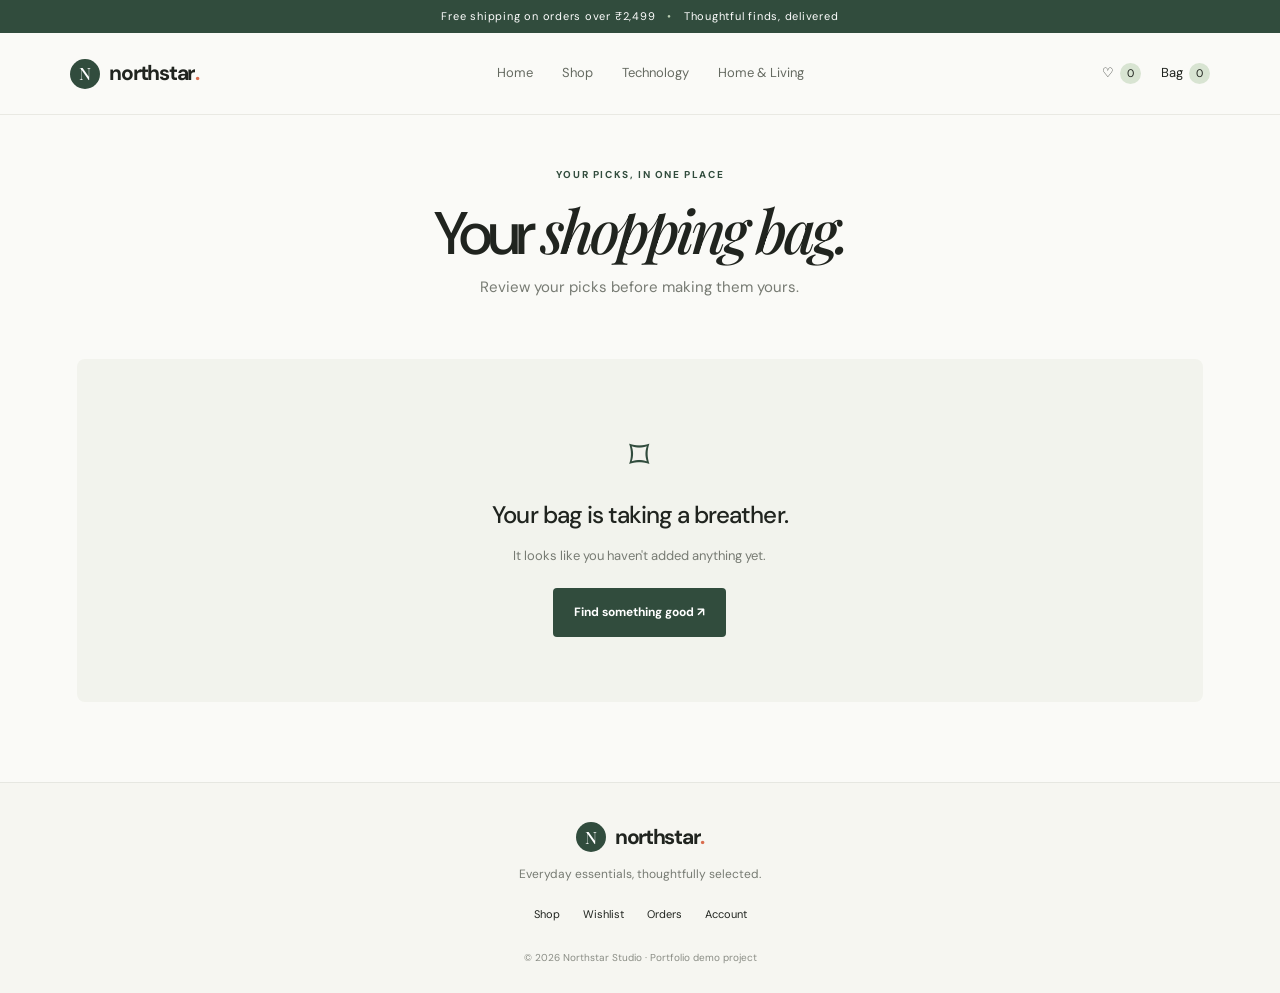
<file: cart.html>
<!doctype html><html lang="en"><head><meta charset="utf-8"><meta name="viewport" content="width=device-width, initial-scale=1"><title>Your bag | Northstar</title><link rel="stylesheet" href="css/style.css"><script defer src="js/products.js"></script><script defer src="js/app.js"></script></head><body><div class="announcement">Free shipping on orders over ₹2,499 <span> • </span> Thoughtful finds, delivered</div><header class="site-header"><a class="brand" href="index.html"><span class="brand-mark">N</span> northstar<span class="brand-dot">.</span></a><button class="menu-toggle" aria-label="Open navigation" aria-expanded="false">☰</button><nav class="main-nav"><a href="index.html">Home</a><a href="shop.html">Shop</a><a href="shop.html?category=Tech">Technology</a><a href="shop.html?category=Home">Home & Living</a></nav><div class="header-actions"><a class="icon-link" href="wishlist.html">♡ <span class="count" id="wishlist-count">0</span></a><a class="icon-link active" href="cart.html">Bag <span class="count" id="cart-count">0</span></a></div></header><main class="page-shell"><div class="page-intro compact-intro"><p class="eyebrow">YOUR PICKS, IN ONE PLACE</p><h1>Your <em>shopping bag.</em></h1><p>Review your picks before making them yours.</p></div><div id="cart-content" class="cart-layout"></div><div id="cart-empty" class="empty-state hidden"><span>⌑</span><h2>Your bag is taking a breather.</h2><p>It looks like you haven't added anything yet.</p><a href="shop.html" class="button button-dark">Find something good ↗</a></div></main><footer class="site-footer"><a class="brand" href="index.html"><span class="brand-mark">N</span> northstar<span class="brand-dot">.</span></a><p>Everyday essentials, thoughtfully selected.</p><div class="footer-links"><a href="shop.html">Shop</a><a href="wishlist.html">Wishlist</a><a href="orders.html">Orders</a><a href="login.html">Account</a></div><small>© 2026 Northstar Studio · Portfolio demo project</small></footer><div class="toast" id="toast" role="status" aria-live="polite"></div></body></html>
</file>
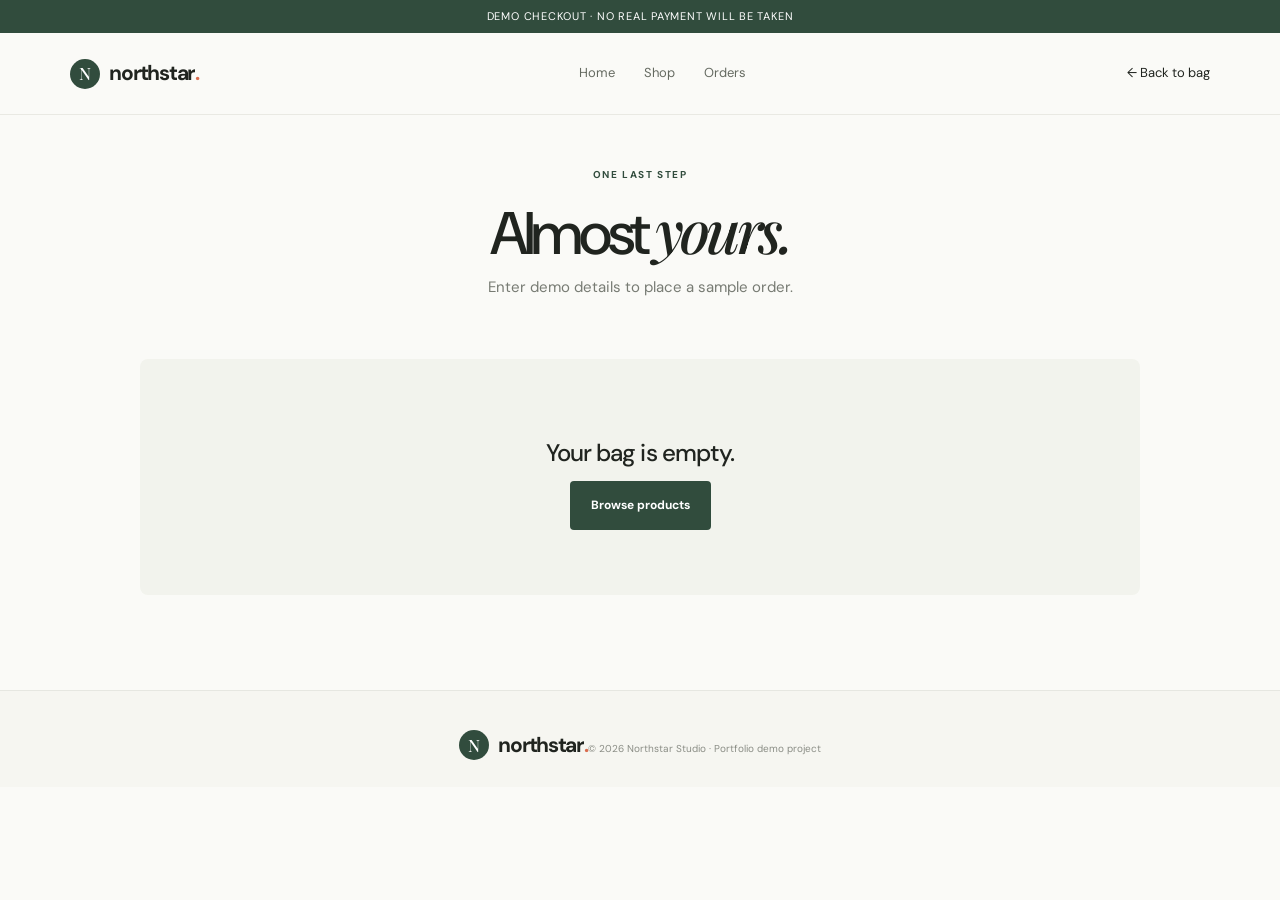
<file: checkout.html>
<!doctype html><html lang="en"><head><meta charset="utf-8"><meta name="viewport" content="width=device-width, initial-scale=1"><title>Checkout | Northstar</title><link rel="stylesheet" href="css/style.css"><script defer src="js/products.js"></script><script defer src="js/app.js"></script></head><body><div class="announcement">DEMO CHECKOUT · NO REAL PAYMENT WILL BE TAKEN</div><header class="site-header"><a class="brand" href="index.html"><span class="brand-mark">N</span> northstar<span class="brand-dot">.</span></a><nav class="main-nav"><a href="index.html">Home</a><a href="shop.html">Shop</a><a href="orders.html">Orders</a></nav><div class="header-actions"><a class="icon-link" href="cart.html">← Back to bag</a></div></header><main class="page-shell checkout-shell"><div class="page-intro compact-intro"><p class="eyebrow">ONE LAST STEP</p><h1>Almost <em>yours.</em></h1><p>Enter demo details to place a sample order.</p></div><div id="checkout-empty" class="empty-state hidden"><h2>Your bag is empty.</h2><a href="shop.html" class="button button-dark">Browse products</a></div><div id="checkout-content" class="checkout-layout"><form id="checkout-form" class="checkout-form"><section class="form-card"><p class="eyebrow">01 / CONTACT</p><h2>Contact details</h2><div class="form-grid"><label>Full name<input name="name" autocomplete="name" required placeholder="Your full name"></label><label>Email address<input name="email" type="email" autocomplete="email" required placeholder="you@example.com"></label><label class="span-2">Phone number<input name="phone" type="tel" autocomplete="tel" required minlength="10" placeholder="10-digit phone number"></label></div></section><section class="form-card"><p class="eyebrow">02 / DELIVERY</p><h2>Shipping address</h2><div class="form-grid"><label class="span-2">Address<input name="address" autocomplete="street-address" required placeholder="House number, street, area"></label><label>City<input name="city" autocomplete="address-level2" required placeholder="City"></label><label>PIN code<input name="pin" inputmode="numeric" pattern="[0-9]{6}" required placeholder="6-digit PIN"></label></div></section><section class="form-card"><p class="eyebrow">03 / PAYMENT</p><h2>Choose a demo payment method</h2><label class="payment-option"><input type="radio" name="payment" value="Cash on delivery (demo)" checked> <span><strong>Cash on delivery</strong><small>Demo option — no payment is collected</small></span></label><label class="payment-option"><input type="radio" name="payment" value="Online payment (demo)"> <span><strong>Online payment</strong><small>Demo only — no payment gateway connected</small></span></label></section><button type="submit" class="button button-dark button-wide">Place demo order <span>↗</span></button><p class="muted tiny">This is a frontend portfolio demo. Do not enter real payment details.</p></form><aside id="checkout-summary" class="summary-card"></aside></div></main><footer class="site-footer"><a class="brand" href="index.html"><span class="brand-mark">N</span> northstar<span class="brand-dot">.</span></a><small>© 2026 Northstar Studio · Portfolio demo project</small></footer><div class="toast" id="toast" role="status" aria-live="polite"></div></body></html>
</file>
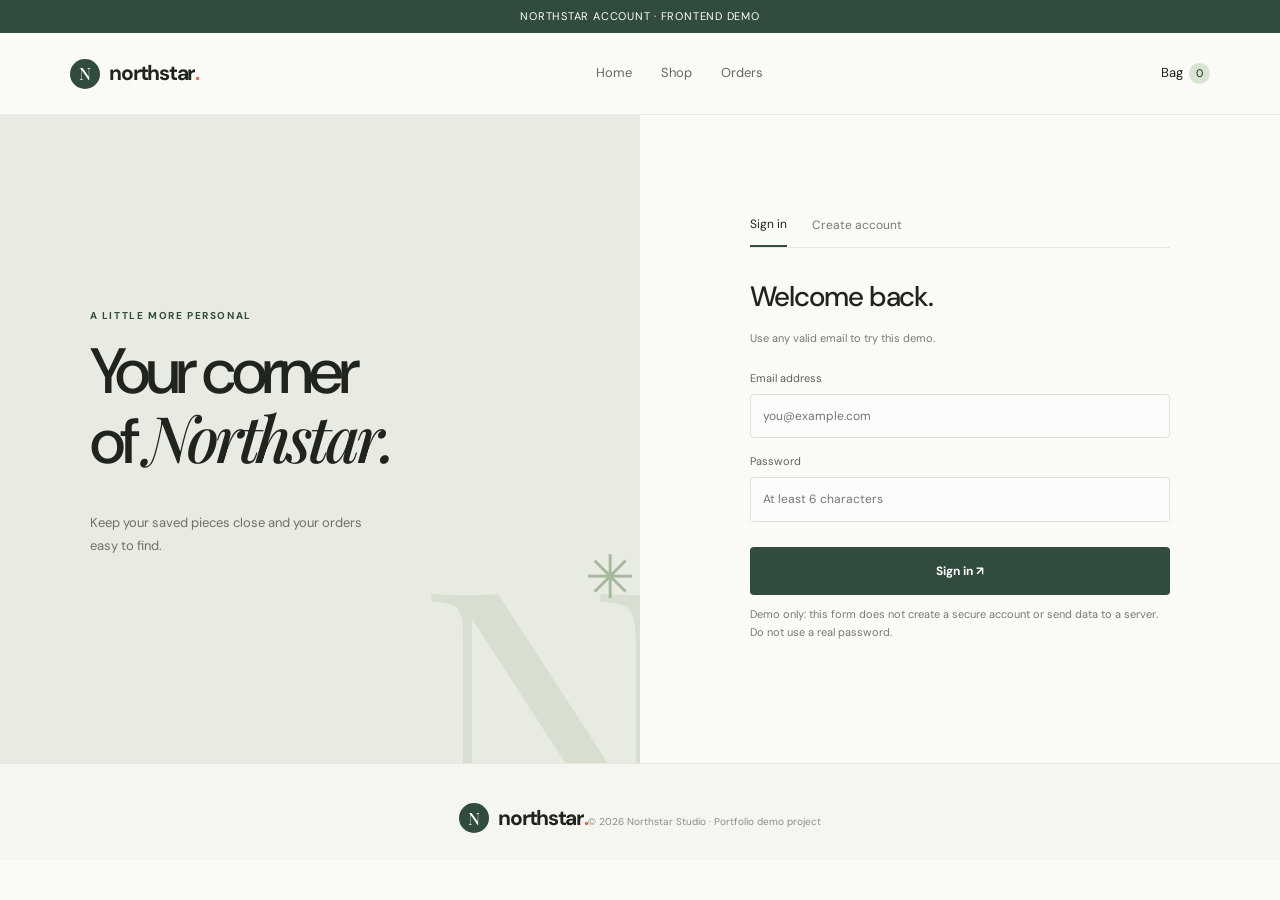
<file: login.html>
<!doctype html><html lang="en"><head><meta charset="utf-8"><meta name="viewport" content="width=device-width, initial-scale=1"><title>Your account | Northstar</title><link rel="stylesheet" href="css/style.css"><script defer src="js/products.js"></script><script defer src="js/app.js"></script></head><body><div class="announcement">NORTHSTAR ACCOUNT · FRONTEND DEMO</div><header class="site-header"><a class="brand" href="index.html"><span class="brand-mark">N</span> northstar<span class="brand-dot">.</span></a><nav class="main-nav"><a href="index.html">Home</a><a href="shop.html">Shop</a><a href="orders.html">Orders</a></nav><div class="header-actions"><a class="icon-link" href="cart.html">Bag <span class="count" id="cart-count">0</span></a></div></header><main class="account-shell"><div class="account-art"><p class="eyebrow">A LITTLE MORE PERSONAL</p><h1>Your corner<br>of <em>Northstar.</em></h1><p>Keep your saved pieces close and your orders easy to find.</p><div class="account-decoration">N<span>✳</span></div></div><div class="account-panel"><div class="account-tabs"><button class="tab-button active" data-tab="login">Sign in</button><button class="tab-button" data-tab="signup">Create account</button></div><form id="account-form"><h2 id="account-heading">Welcome back.</h2><p class="muted" id="account-subheading">Use any valid email to try this demo.</p><label id="account-name-wrap" class="hidden">Your name<input name="name" autocomplete="name" placeholder="Full name"></label><label>Email address<input name="email" type="email" autocomplete="email" required placeholder="you@example.com"></label><label>Password<input name="password" type="password" minlength="6" required placeholder="At least 6 characters"></label><button class="button button-dark button-wide" type="submit" id="account-submit">Sign in ↗</button><p class="tiny muted">Demo only: this form does not create a secure account or send data to a server. Do not use a real password.</p></form><div id="account-status" class="account-status hidden"></div></div></main><footer class="site-footer"><a class="brand" href="index.html"><span class="brand-mark">N</span> northstar<span class="brand-dot">.</span></a><small>© 2026 Northstar Studio · Portfolio demo project</small></footer><div class="toast" id="toast" role="status" aria-live="polite"></div></body></html>
</file>
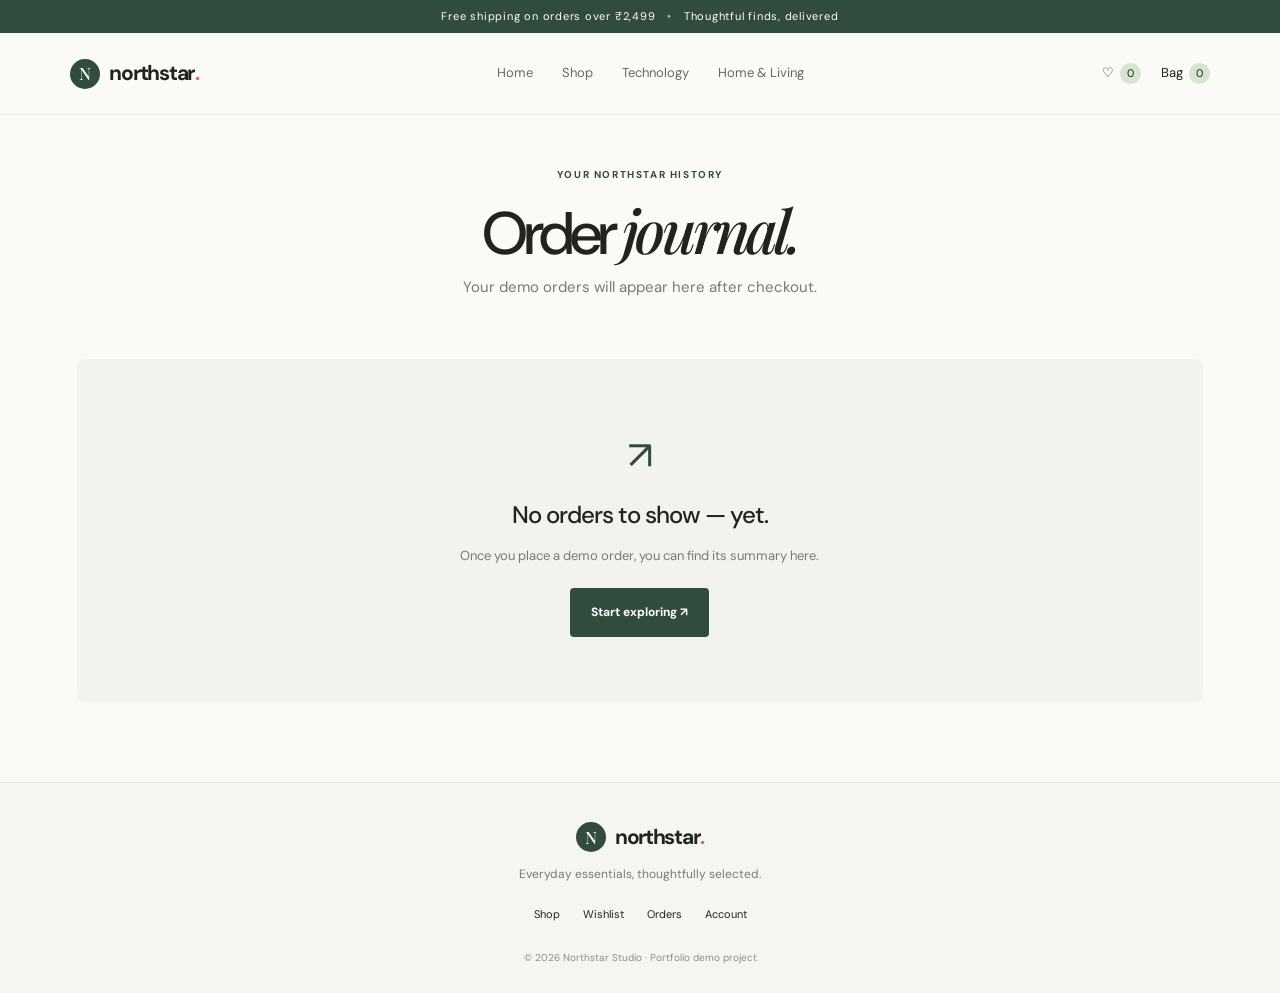
<file: orders.html>
<!doctype html><html lang="en"><head><meta charset="utf-8"><meta name="viewport" content="width=device-width, initial-scale=1"><title>Order history | Northstar</title><link rel="stylesheet" href="css/style.css"><script defer src="js/products.js"></script><script defer src="js/app.js"></script></head><body><div class="announcement">Free shipping on orders over ₹2,499 <span> • </span> Thoughtful finds, delivered</div><header class="site-header"><a class="brand" href="index.html"><span class="brand-mark">N</span> northstar<span class="brand-dot">.</span></a><button class="menu-toggle" aria-label="Open navigation" aria-expanded="false">☰</button><nav class="main-nav"><a href="index.html">Home</a><a href="shop.html">Shop</a><a href="shop.html?category=Tech">Technology</a><a href="shop.html?category=Home">Home & Living</a></nav><div class="header-actions"><a class="icon-link" href="wishlist.html">♡ <span class="count" id="wishlist-count">0</span></a><a class="icon-link" href="cart.html">Bag <span class="count" id="cart-count">0</span></a></div></header><main class="page-shell"><div class="page-intro compact-intro"><p class="eyebrow">YOUR NORTHSTAR HISTORY</p><h1>Order <em>journal.</em></h1><p>Your demo orders will appear here after checkout.</p></div><div id="orders-list" class="orders-list"></div><div id="orders-empty" class="empty-state hidden"><span>↗</span><h2>No orders to show — yet.</h2><p>Once you place a demo order, you can find its summary here.</p><a href="shop.html" class="button button-dark">Start exploring ↗</a></div></main><footer class="site-footer"><a class="brand" href="index.html"><span class="brand-mark">N</span> northstar<span class="brand-dot">.</span></a><p>Everyday essentials, thoughtfully selected.</p><div class="footer-links"><a href="shop.html">Shop</a><a href="wishlist.html">Wishlist</a><a href="orders.html">Orders</a><a href="login.html">Account</a></div><small>© 2026 Northstar Studio · Portfolio demo project</small></footer><div class="toast" id="toast" role="status" aria-live="polite"></div></body></html>
</file>
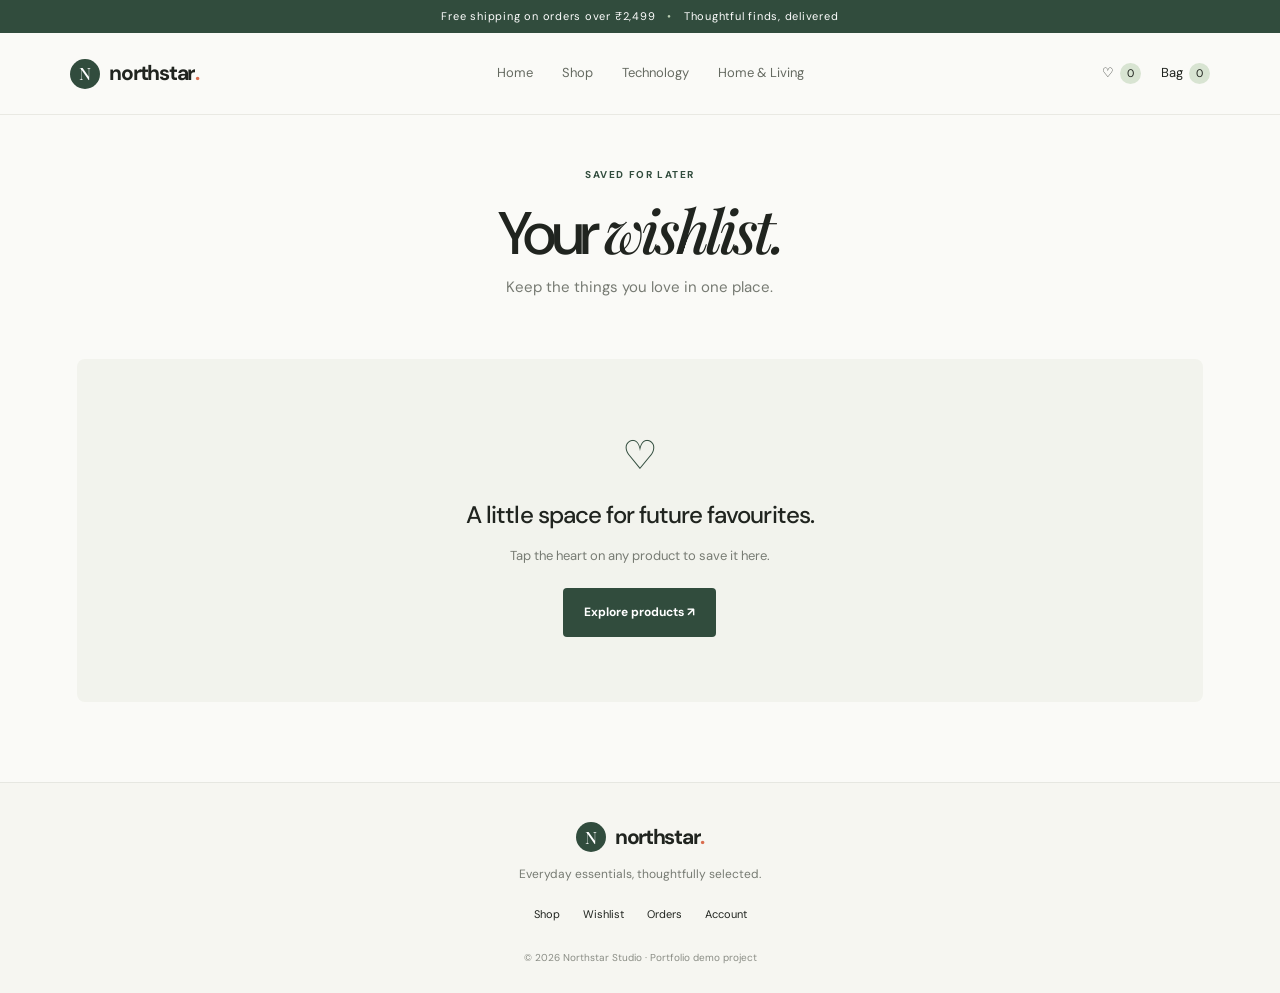
<file: wishlist.html>
<!doctype html><html lang="en"><head><meta charset="utf-8"><meta name="viewport" content="width=device-width, initial-scale=1"><title>Your wishlist | Northstar</title><link rel="stylesheet" href="css/style.css"><script defer src="js/products.js"></script><script defer src="js/app.js"></script></head><body><div class="announcement">Free shipping on orders over ₹2,499 <span> • </span> Thoughtful finds, delivered</div><header class="site-header"><a class="brand" href="index.html"><span class="brand-mark">N</span> northstar<span class="brand-dot">.</span></a><button class="menu-toggle" aria-label="Open navigation" aria-expanded="false">☰</button><nav class="main-nav"><a href="index.html">Home</a><a href="shop.html">Shop</a><a href="shop.html?category=Tech">Technology</a><a href="shop.html?category=Home">Home & Living</a></nav><div class="header-actions"><a class="icon-link active" href="wishlist.html">♡ <span class="count" id="wishlist-count">0</span></a><a class="icon-link" href="cart.html">Bag <span class="count" id="cart-count">0</span></a></div></header><main class="page-shell"><div class="page-intro compact-intro"><p class="eyebrow">SAVED FOR LATER</p><h1>Your <em>wishlist.</em></h1><p>Keep the things you love in one place.</p></div><div id="wishlist-products" class="product-grid"></div><div id="wishlist-empty" class="empty-state hidden"><span>♡</span><h2>A little space for future favourites.</h2><p>Tap the heart on any product to save it here.</p><a class="button button-dark" href="shop.html">Explore products ↗</a></div></main><footer class="site-footer"><a class="brand" href="index.html"><span class="brand-mark">N</span> northstar<span class="brand-dot">.</span></a><p>Everyday essentials, thoughtfully selected.</p><div class="footer-links"><a href="shop.html">Shop</a><a href="wishlist.html">Wishlist</a><a href="orders.html">Orders</a><a href="login.html">Account</a></div><small>© 2026 Northstar Studio · Portfolio demo project</small></footer><div class="toast" id="toast" role="status" aria-live="polite"></div></body></html>
</file>
<file: css/style.css>
@import url('https://fonts.googleapis.com/css2?family=DM+Sans:wght@400;500;600;700&family=Playfair+Display:ital,wght@0,500;0,600;1,500;1,600&display=swap');
:root{--ink:#20241f;--muted:#777b73;--line:#e6e7e1;--paper:#fafaf7;--white:#fff;--green:#d8e4d2;--deep:#314c3d;--accent:#d96c4e;--radius:18px;--shadow:0 14px 42px #20241f0d}
*{box-sizing:border-box}html{scroll-behavior:smooth}body{margin:0;background:var(--paper);color:var(--ink);font-family:"DM Sans",sans-serif;font-size:15px;line-height:1.55}img{max-width:100%;display:block}a{color:inherit;text-decoration:none}button,input,select{font:inherit}button{cursor:pointer}button:focus-visible,a:focus-visible,input:focus-visible,select:focus-visible{outline:3px solid #7b9b74;outline-offset:3px}.hidden{display:none!important}.muted{color:var(--muted)}.tiny{font-size:12px}.announcement{text-align:center;background:var(--deep);color:#fff;padding:8px 16px;font-size:11px;letter-spacing:.07em}.announcement span{color:#b9cdb2;padding:0 8px}.site-header{height:82px;display:flex;align-items:center;justify-content:space-between;gap:28px;padding:0 max(5.5vw,24px);background:#fafaf7ed;border-bottom:1px solid #e9e9e3;position:sticky;top:0;z-index:20;backdrop-filter:blur(16px)}.brand{display:inline-flex;align-items:center;gap:9px;font-weight:700;font-size:21px;letter-spacing:-.06em;white-space:nowrap}.brand-mark{width:30px;height:30px;display:grid;place-items:center;background:var(--deep);color:#fff;border-radius:50%;font-family:"Playfair Display",serif;font-size:17px;font-weight:500;letter-spacing:0}.brand-dot{color:var(--accent);margin-left:-8px}.main-nav{display:flex;align-items:center;gap:29px;color:#656a61;font-size:13px}.main-nav a{padding:10px 0;position:relative}.main-nav a:hover,.main-nav a.active{color:var(--ink)}.main-nav a.active:after{content:"";position:absolute;bottom:2px;left:0;right:0;height:2px;background:var(--accent)}.header-actions{display:flex;align-items:center;gap:20px}.icon-link{font-size:13px;white-space:nowrap}.count{display:inline-grid;place-items:center;background:var(--green);min-width:21px;height:21px;border-radius:50%;font-size:11px;margin-left:3px}.menu-toggle{display:none;border:0;background:transparent;font-size:25px}.hero{display:grid;grid-template-columns:1fr 1fr;min-height:540px;background:#f0f1e9;padding:65px max(7vw,28px) 58px;gap:6vw;align-items:center;overflow:hidden}.hero-copy{max-width:530px}.eyebrow{font-size:10px;font-weight:700;letter-spacing:.16em;color:var(--deep);margin:0 0 16px}.hero h1,.page-intro h1,.detail-copy h1,.account-art h1{font-size:clamp(44px,5.5vw,76px);line-height:1.02;letter-spacing:-.065em;font-weight:500;margin:0 0 23px}.hero h1 em,.section-heading h2 em,.editorial h2 em,.page-intro h1 em,.detail-copy h1 em,.account-art h1 em{font-family:"Playfair Display",serif;font-weight:500}.hero-copy>p:not(.eyebrow){max-width:420px;color:#686d64;font-size:16px;line-height:1.8}.hero-buttons{display:flex;align-items:center;gap:25px;margin-top:29px;flex-wrap:wrap}.button{display:inline-flex;justify-content:center;align-items:center;gap:12px;border:1px solid transparent;padding:14px 20px;border-radius:4px;font-size:12px;font-weight:700;transition:transform .2s,background .2s,color .2s;cursor:pointer}.button:hover{transform:translateY(-2px)}.button-dark{background:var(--deep);color:white}.button-dark:hover{background:#243b2e}.button-light{background:#fff;color:var(--ink)}.button-outline{border-color:#cfd2c9;background:transparent;color:var(--ink)}.button-wide{width:100%}.small-button{padding:8px 12px}.text-link{font-size:12px;font-weight:700;border-bottom:1px solid #b9bdb3;padding-bottom:4px}.hero-proof{display:flex;gap:20px;margin-top:43px;color:#6c7168;font-size:11px;flex-wrap:wrap}.hero-art{position:relative;max-width:560px;width:100%;justify-self:end}.hero-image{height:420px;overflow:hidden;border-radius:48% 48% 5px 5px;background:#d9ddd2}.hero-image img{width:100%;height:100%;object-fit:cover}.floating-note{position:absolute;left:-45px;bottom:35px;display:flex;align-items:center;gap:12px;padding:15px 20px;background:white;box-shadow:var(--shadow);border-radius:7px}.note-icon{width:34px;height:34px;border-radius:50%;display:grid;place-items:center;background:#e5eddf;color:var(--deep);font-size:20px}.floating-note strong,.floating-note small{display:block}.floating-note strong{font-size:12px}.floating-note small{font-size:10px;color:var(--muted);margin-top:3px}.hero-stamp{position:absolute;right:-18px;top:28px;border:1px solid #ffffffb8;border-radius:50%;width:77px;height:77px;display:grid;align-content:center;text-align:center;font-family:"Playfair Display",serif;font-size:17px;line-height:1.1;background:#ffffffa8;transform:rotate(9deg)}.hero-stamp small{font:8px "DM Sans",sans-serif;letter-spacing:.1em}.section-wrap{width:min(1160px,88%);margin-inline:auto}.category-strip{display:grid;grid-template-columns:repeat(4,1fr);gap:12px;margin-top:28px}.category-tile{min-height:118px;padding:20px;display:flex;align-items:center;gap:13px;position:relative;border-radius:8px;transition:transform .2s}.category-tile:hover{transform:translateY(-3px)}.category-tech{background:#e4e9e1}.category-home{background:#f1e8dc}.category-style{background:#e9e4eb}.category-accessories{background:#e6e8df}.category-symbol{font-size:30px;font-family:"Playfair Display",serif}.category-tile small,.category-tile strong{display:block}.category-tile small{font-size:8px;letter-spacing:.1em;color:#6c7168}.category-tile strong{font-size:14px;margin-top:4px}.category-tile>b{position:absolute;right:16px;top:14px;font-size:13px}.section-block{padding-top:85px;padding-bottom:30px}.section-heading{display:flex;justify-content:space-between;align-items:end;gap:20px;margin-bottom:28px}.section-heading .eyebrow{margin-bottom:9px}.section-heading h2,.editorial h2,.newsletter h2{font-size:clamp(30px,4vw,44px);letter-spacing:-.05em;line-height:1.1;font-weight:500;margin:0}.product-grid{display:grid;grid-template-columns:repeat(4,minmax(0,1fr));gap:26px 18px}.product-card{min-width:0}.product-image-wrap{position:relative;overflow:hidden;background:#eeeee8;border-radius:8px;aspect-ratio:4/4.7}.product-image-link{display:block;width:100%;height:100%}.product-image{width:100%;height:100%;object-fit:cover;mix-blend-mode:multiply;transition:transform .45s}.product-card:hover .product-image{transform:scale(1.045)}.product-tag{position:absolute;top:12px;left:12px;background:#fff;padding:5px 8px;font-size:8px;font-weight:700;letter-spacing:.08em;border-radius:3px}.heart-button{position:absolute;right:11px;top:11px;width:34px;height:34px;border:0;border-radius:50%;background:#ffffffed;font-size:19px;color:#343b32;display:grid;place-items:center}.heart-button.is-wished{color:#c85e48}.product-info{padding:12px 2px 0}.product-meta{display:flex;justify-content:space-between;color:#777c72;font-size:10px;margin-bottom:6px}.rating{color:#9a6b29;font-size:11px;white-space:nowrap}.product-name{display:block;font-size:13px;font-weight:600;line-height:1.4;min-height:36px}.product-bottom{display:flex;justify-content:space-between;align-items:center;margin-top:11px}.product-bottom strong{font-size:13px}.product-bottom del{font-size:10px;color:#9b9d96;margin-left:6px}.add-mini{width:30px;height:30px;border:1px solid #d9dcd4;background:transparent;border-radius:50%;font-size:21px;line-height:1;color:var(--deep);transition:.2s}.add-mini:hover{background:var(--deep);color:#fff}.editorial{display:grid;grid-template-columns:1fr 1fr;margin-top:90px;background:#e8ebe2;min-height:380px;border-radius:9px;overflow:hidden}.editorial-image img{width:100%;height:100%;object-fit:cover;min-height:380px}.editorial-copy{padding:55px clamp(25px,5vw,70px);align-self:center}.editorial-copy>p:not(.eyebrow){color:#6a7066;max-width:360px;line-height:1.8;font-size:14px;margin:20px 0 25px}.promise-grid{display:grid;grid-template-columns:repeat(3,1fr);gap:20px}.promise-grid article{padding:26px 25px;border-top:1px solid #d8dbd2;background:#f4f4ef}.promise-grid article>span{font-size:11px;color:var(--accent);letter-spacing:.1em}.promise-grid h3{font-size:16px;margin:20px 0 8px}.promise-grid p{font-size:12px;color:var(--muted);line-height:1.8;margin:0}.newsletter{text-align:center;padding:70px 20px 75px;background:#e4e9df;margin-top:80px}.newsletter h2{margin-bottom:12px}.newsletter>p:not(.eyebrow){color:#6e746a;font-size:13px}.newsletter-form{display:flex;max-width:480px;margin:25px auto 12px;gap:8px}.newsletter-form input{flex:1;min-width:0;padding:14px;border:1px solid #d3d7ce;background:#fff;border-radius:4px;font-size:12px}.newsletter .muted{font-size:10px}.site-footer{padding:38px max(6vw,24px) 25px;text-align:center;border-top:1px solid var(--line);background:#f6f6f1}.site-footer .brand{justify-content:center}.site-footer>p{color:var(--muted);font-size:12px}.footer-links{display:flex;justify-content:center;gap:23px;margin:22px 0;font-size:11px}.site-footer>small{color:#8a8d85;font-size:10px}.toast{position:fixed;bottom:22px;left:50%;transform:translate(-50%,15px);opacity:0;pointer-events:none;z-index:100;background:#253d30;color:white;padding:12px 18px;border-radius:5px;font-size:12px;box-shadow:var(--shadow);transition:.25s}.toast.show{opacity:1;transform:translate(-50%,0)}
/* Shared inner pages */.page-shell{width:min(1160px,88%);margin:0 auto 80px;min-height:55vh}.page-intro{text-align:center;padding:65px 0 42px}.page-intro h1{font-size:clamp(38px,5vw,60px);margin-bottom:12px}.page-intro>p:last-child{color:var(--muted);margin:0}.compact-intro{padding:52px 0 35px}.shop-toolbar{display:flex;justify-content:space-between;align-items:center;gap:20px;padding:16px 0;border-top:1px solid var(--line);border-bottom:1px solid var(--line);margin-bottom:26px}.search-box{display:flex;align-items:center;gap:10px;flex:1;max-width:430px;background:#fff;border:1px solid var(--line);padding:0 13px;border-radius:4px}.search-box>span{font-size:22px;color:#777}.search-box input{border:0;outline:0;width:100%;padding:12px 0;background:transparent;font-size:12px}.sort-label{font-size:11px;color:var(--muted);display:flex;align-items:center;gap:10px}.sort-label select{border:1px solid var(--line);padding:10px;background:white;border-radius:4px;color:var(--ink);font-size:11px}.shop-layout{display:grid;grid-template-columns:220px 1fr;gap:32px}.filters{padding:18px;background:#f1f2ec;border-radius:7px;height:max-content;position:sticky;top:100px}.filter-title{display:flex;justify-content:space-between;align-items:center;border-bottom:1px solid #dcdfd5;padding-bottom:12px}.filter-title h3{font-size:15px;margin:0}.plain-button{background:none;border:0;padding:3px 0;color:#777c72;font-size:11px;text-decoration:underline}.filter-group{padding:18px 0;border-bottom:1px solid #dcdfd5}.filter-group h4{font-size:12px;margin:0 0 13px}.check-row{display:flex;align-items:center;gap:9px;font-size:11px;margin:11px 0;color:#666b62}.check-row input,.payment-option input{accent-color:var(--deep)}.range-values{display:flex;justify-content:space-between;font-size:10px;color:#777;margin-bottom:8px}.range-values strong{color:var(--ink)}input[type=range]{width:100%;accent-color:var(--deep)}.filter-note{display:flex;gap:10px;padding-top:17px;color:#72776d;font-size:10px;line-height:1.6}.filter-note span{color:var(--accent);font-size:20px}.filter-note p{margin:0}.results-head{display:flex;justify-content:space-between;align-items:center;margin-bottom:16px}.results-head p{font-size:11px;color:var(--muted);margin:0}.results-head button{display:none}.breadcrumbs{font-size:11px;color:var(--muted);padding:25px 0}.breadcrumbs a:hover{color:var(--ink)}.product-detail{display:grid;grid-template-columns:1.05fr 1fr;gap:7%;align-items:start;padding-bottom:70px}.detail-image{background:#eeeee8;border-radius:8px;overflow:hidden;aspect-ratio:1/1.05}.detail-image img{width:100%;height:100%;object-fit:cover;mix-blend-mode:multiply}.detail-copy{padding-top:20px}.detail-copy h1{font-size:clamp(34px,4vw,50px);margin-bottom:14px}.detail-rating{display:flex;gap:12px;align-items:center;font-size:11px;color:var(--muted)}.detail-price{display:flex;align-items:center;gap:12px;margin:23px 0}.detail-price strong{font-size:25px}.detail-price del{font-size:13px;color:#969990}.discount-pill{font-size:10px;background:#e4ecdf;color:var(--deep);padding:5px 8px;border-radius:3px}.detail-description{color:#6e736a;font-size:13px;line-height:1.9;padding-bottom:20px;border-bottom:1px solid var(--line)}.detail-spec{display:flex;justify-content:space-between;padding:13px 0;border-bottom:1px solid var(--line);font-size:12px}.detail-spec span{color:var(--muted)}.stock{color:#4b7c4f;font-size:11px}.detail-buy{display:flex;gap:12px;margin:22px 0 12px;align-items:end}.detail-buy label{font-size:10px;color:var(--muted)}.detail-buy input{display:block;width:75px;margin-top:6px;padding:13px;border:1px solid var(--line);border-radius:4px;background:white}.detail-buy .button{flex:1;padding-inline:10px}.detail-perks{margin-top:25px;color:#74796f;font-size:11px}.detail-perks p{margin:8px 0}.empty-state{text-align:center;padding:65px 20px;background:#f2f3ed;border-radius:8px;margin:25px 0}.empty-state>span{font-size:40px;color:var(--deep)}.empty-state h2{font-size:24px;font-weight:500;letter-spacing:-.04em;margin:10px 0}.empty-state p{color:var(--muted);font-size:13px;margin-bottom:22px}.cart-layout{display:grid;grid-template-columns:minmax(0,1.6fr) minmax(270px,.8fr);gap:28px;align-items:start}.cart-items-head{display:grid;grid-template-columns:1fr 110px 90px;gap:15px;padding:0 0 13px;border-bottom:1px solid var(--line);font-size:9px;letter-spacing:.1em;color:var(--muted)}.cart-items-head span:nth-child(2){text-align:center}.cart-items-head span:nth-child(3){text-align:right}.cart-row{display:grid;grid-template-columns:minmax(0,1fr) 110px 90px;gap:15px;align-items:center;padding:18px 0;border-bottom:1px solid var(--line)}.cart-thumb{width:86px;height:96px;float:left;margin-right:14px;background:#eceee7;border-radius:5px;overflow:hidden}.cart-thumb img{width:100%;height:100%;object-fit:cover;mix-blend-mode:multiply}.cart-product{min-width:0}.cart-product>a{font-size:12px;display:block;margin:8px 0 5px}.cart-product>span{display:block;color:var(--muted);font-size:10px}.remove-item{margin-top:8px}.qty-control{display:flex;align-items:center;justify-content:center;border:1px solid var(--line);border-radius:4px;height:34px;gap:12px;font-size:11px}.qty-control button{border:0;background:transparent;font-size:17px;padding:2px 6px}.cart-line-total{text-align:right;font-size:12px}.cart-bottom-links{display:flex;justify-content:space-between;align-items:center;margin-top:20px}.summary-card{background:#f0f1e9;padding:25px;border-radius:7px}.summary-card .eyebrow{margin-bottom:8px}.summary-card h2{font-size:23px;letter-spacing:-.04em;font-weight:500;margin:0 0 18px}.summary-line{display:flex;justify-content:space-between;gap:12px;font-size:12px;margin:14px 0}.total-line{border-top:1px solid #d6dacf;padding-top:17px;margin-top:18px;font-size:15px}.summary-card .tiny{line-height:1.7;margin:12px 0 18px}.shipping-progress{background:#e2e8dc;padding:12px;margin:0 0 18px;font-size:10px}.shipping-progress p{margin:0 0 8px}.shipping-progress>div{height:4px;background:#cbd5c4;border-radius:9px;overflow:hidden}.shipping-progress span{display:block;height:100%;background:var(--deep)}.free-shipping{font-size:10px;background:#e2e8dc;padding:10px;color:var(--deep)}.secure-note{text-align:center;color:#777d72;font-size:10px;margin-top:15px}.checkout-layout{display:grid;grid-template-columns:minmax(0,1.2fr) minmax(280px,.8fr);gap:28px;align-items:start}.checkout-form{display:grid;gap:16px}.form-card{padding:24px;background:#fff;border:1px solid var(--line);border-radius:7px}.form-card h2{font-size:20px;font-weight:500;margin:0 0 20px}.form-grid{display:grid;grid-template-columns:1fr 1fr;gap:16px}.form-grid label,.account-panel form>label{font-size:11px;color:#5f655c;display:block}.form-grid input,.account-panel input{width:100%;padding:12px;border:1px solid #dfe1d9;border-radius:4px;background:#fcfcfa;margin-top:7px;font-size:12px}.span-2{grid-column:span 2}.payment-option{display:flex;gap:10px;align-items:start;padding:14px 0;border-bottom:1px solid var(--line);font-size:12px}.payment-option:last-child{border:0}.payment-option span>*{display:block}.payment-option small{color:var(--muted);font-size:10px;margin-top:4px}.checkout-items{margin:14px 0 18px}.checkout-item{display:grid;grid-template-columns:45px 1fr auto;align-items:center;gap:10px;padding:10px 0;border-bottom:1px solid #dfe2d8}.checkout-item img{width:45px;height:48px;object-fit:cover;background:#e7e9e2;border-radius:4px}.checkout-item strong,.checkout-item small{display:block;font-size:10px}.checkout-item small{color:var(--muted);margin-top:4px}.checkout-item>span{font-size:10px}.orders-list{display:grid;gap:18px;max-width:850px;margin:auto}.order-card{background:white;border:1px solid var(--line);border-radius:7px;padding:22px}.order-card-head,.order-card-foot{display:flex;justify-content:space-between;align-items:center;gap:15px}.order-card-head{padding-bottom:17px;border-bottom:1px solid var(--line)}.order-card-head .eyebrow{margin-bottom:5px}.order-card-head strong{font-size:12px}.status-pill{background:#e4ecdf;color:#416648;font-size:10px;padding:6px 9px;border-radius:3px}.order-product{display:grid;grid-template-columns:48px 1fr auto;align-items:center;gap:12px;padding:12px 0;border-bottom:1px solid #eee}.order-product img{width:48px;height:48px;object-fit:cover;background:#eee;border-radius:4px}.order-product span,.order-product strong{font-size:11px}.order-product small{color:var(--muted)}.order-card-foot{padding-top:16px;color:var(--muted);font-size:10px}.order-card-foot strong{font-size:13px;color:var(--ink)}.account-shell{min-height:72vh;display:grid;grid-template-columns:1fr 1fr}.account-art{background:#e8ebe2;padding:clamp(35px,7vw,95px);position:relative;overflow:hidden;display:flex;flex-direction:column;justify-content:center}.account-art h1{font-size:clamp(42px,5vw,68px)}.account-art>p:not(.eyebrow){max-width:300px;color:#6c7168;line-height:1.8;font-size:13px}.account-decoration{position:absolute;right:-50px;bottom:-140px;font-family:"Playfair Display",serif;font-size:390px;line-height:1;color:#d8dfd1}.account-decoration span{position:absolute;top:30px;right:55px;font-size:60px;color:#a6b99d}.account-panel{padding:60px clamp(25px,7vw,95px);align-self:center;max-width:600px;width:100%;margin:auto}.account-tabs{display:flex;gap:25px;border-bottom:1px solid var(--line);margin-bottom:27px}.tab-button{border:0;background:transparent;padding:0 0 12px;color:var(--muted);font-size:12px}.tab-button.active{color:var(--ink);border-bottom:2px solid var(--deep)}.account-panel h2{font-size:28px;font-weight:500;letter-spacing:-.04em;margin:0 0 4px}.account-panel form>p{font-size:11px;margin-bottom:23px}.account-panel form>label{margin:15px 0}.account-panel form .button{margin-top:10px}.account-status{background:#edf1e9;padding:22px;margin-top:25px;border-radius:6px}.account-status>span{font-size:25px;color:var(--deep)}.account-status h3{font-size:17px;margin:7px 0}.account-status p{font-size:12px;color:var(--muted)}.account-status .button{margin:8px 0}.checkout-shell{max-width:1000px}
@media(max-width:1000px){.site-header{padding-inline:4%;gap:18px}.main-nav{gap:17px}.hero{padding-inline:5%;gap:4vw}.hero-image{height:370px}.category-tile{padding:14px;gap:9px}.category-symbol{font-size:25px}.category-tile strong{font-size:12px}.product-grid{grid-template-columns:repeat(3,minmax(0,1fr))}.shop-layout{grid-template-columns:190px 1fr;gap:20px}.cart-layout,.checkout-layout{grid-template-columns:minmax(0,1.4fr) minmax(250px,.8fr);gap:18px}}
@media(max-width:760px){.announcement{font-size:9px}.site-header{height:68px;padding-inline:5%;gap:12px}.brand{font-size:19px}.menu-toggle{display:block;order:3;margin-left:auto}.main-nav{display:none;position:absolute;top:68px;left:0;right:0;background:var(--paper);padding:18px 6%;border-bottom:1px solid var(--line);flex-direction:column;align-items:stretch;gap:5px;box-shadow:var(--shadow)}.main-nav.nav-open{display:flex}.main-nav a{padding:10px 0}.header-actions{gap:11px}.icon-link{font-size:11px}.hero{grid-template-columns:1fr;padding:48px 7% 38px;gap:35px}.hero h1{font-size:clamp(48px,12vw,70px)}.hero-art{justify-self:center;width:90%}.hero-image{height:340px}.floating-note{left:-22px;bottom:20px;padding:12px}.hero-stamp{right:-12px}.section-wrap{width:88%}.category-strip{grid-template-columns:repeat(2,1fr);gap:9px}.category-tile{min-height:96px}.section-block{padding-top:60px}.section-heading{align-items:start}.section-heading .text-link{margin-top:8px;white-space:nowrap;font-size:10px}.product-grid{grid-template-columns:repeat(2,minmax(0,1fr));gap:24px 13px}.product-image-wrap{aspect-ratio:4/4.6}.product-name{font-size:12px}.product-bottom del{display:block;margin:2px 0 0}.editorial{grid-template-columns:1fr;margin-top:55px}.editorial-image img{min-height:240px;height:260px}.editorial-copy{padding:32px}.promise-grid{grid-template-columns:1fr;gap:10px}.promise-grid article{padding:20px}.promise-grid h3{margin:10px 0 6px}.newsletter{margin-top:50px;padding:55px 7%}.newsletter-form{flex-direction:column}.site-footer{padding-top:30px}.page-shell{width:90%}.page-intro{padding:45px 0 30px}.compact-intro{padding:38px 0 28px}.shop-toolbar{align-items:stretch;flex-direction:column;gap:10px}.search-box{max-width:none}.sort-label{justify-content:space-between}.sort-label select{flex:1;max-width:70%}.shop-layout{grid-template-columns:1fr}.filters{display:none;position:static}.filters.filters-open{display:block}.results-head button{display:inline-flex}.product-detail{grid-template-columns:1fr;gap:25px;padding-bottom:40px}.detail-image{max-height:500px}.detail-copy{padding-top:0}.detail-copy h1{font-size:39px}.cart-layout,.checkout-layout{grid-template-columns:1fr}.cart-items-head{display:none}.cart-row{grid-template-columns:minmax(0,1fr) 90px;gap:10px;position:relative;padding:15px 0}.cart-product{padding-right:4px}.cart-thumb{width:70px;height:82px;margin-right:10px}.cart-product>a{font-size:11px;margin-top:4px}.qty-control{grid-column:1;justify-self:end;margin-right:0;margin-top:-2px;width:90px}.cart-line-total{grid-column:2;grid-row:1;text-align:right;align-self:start;margin-top:8px}.cart-bottom-links{font-size:10px}.summary-card{padding:21px}.checkout-shell{width:92%}.form-card{padding:18px}.account-shell{grid-template-columns:1fr}.account-art{padding:45px 8%;min-height:280px}.account-art h1{font-size:48px}.account-decoration{font-size:250px;bottom:-100px}.account-panel{padding:38px 8%}.order-card{padding:15px}.order-card-foot{align-items:start;flex-direction:column;gap:7px}}
@media(max-width:420px){.header-actions{gap:8px}.icon-link{font-size:10px}.count{min-width:18px;height:18px}.brand{font-size:17px}.brand-mark{width:27px;height:27px}.hero-buttons{gap:16px}.hero-buttons .button{padding:13px 14px}.hero-proof{gap:10px}.hero-image{height:290px}.floating-note{left:-18px}.category-tile{padding:11px}.category-symbol{font-size:22px}.category-tile small{font-size:7px}.category-tile strong{font-size:11px}.section-heading h2{font-size:30px}.section-heading .text-link{max-width:90px;white-space:normal}.product-bottom strong{font-size:12px}.product-bottom del{font-size:9px}.form-grid{grid-template-columns:1fr}.span-2{grid-column:auto}.detail-buy{align-items:stretch;flex-wrap:wrap}.detail-buy .button{min-width:170px}.order-card-head{align-items:start;flex-direction:column}}
</file>
